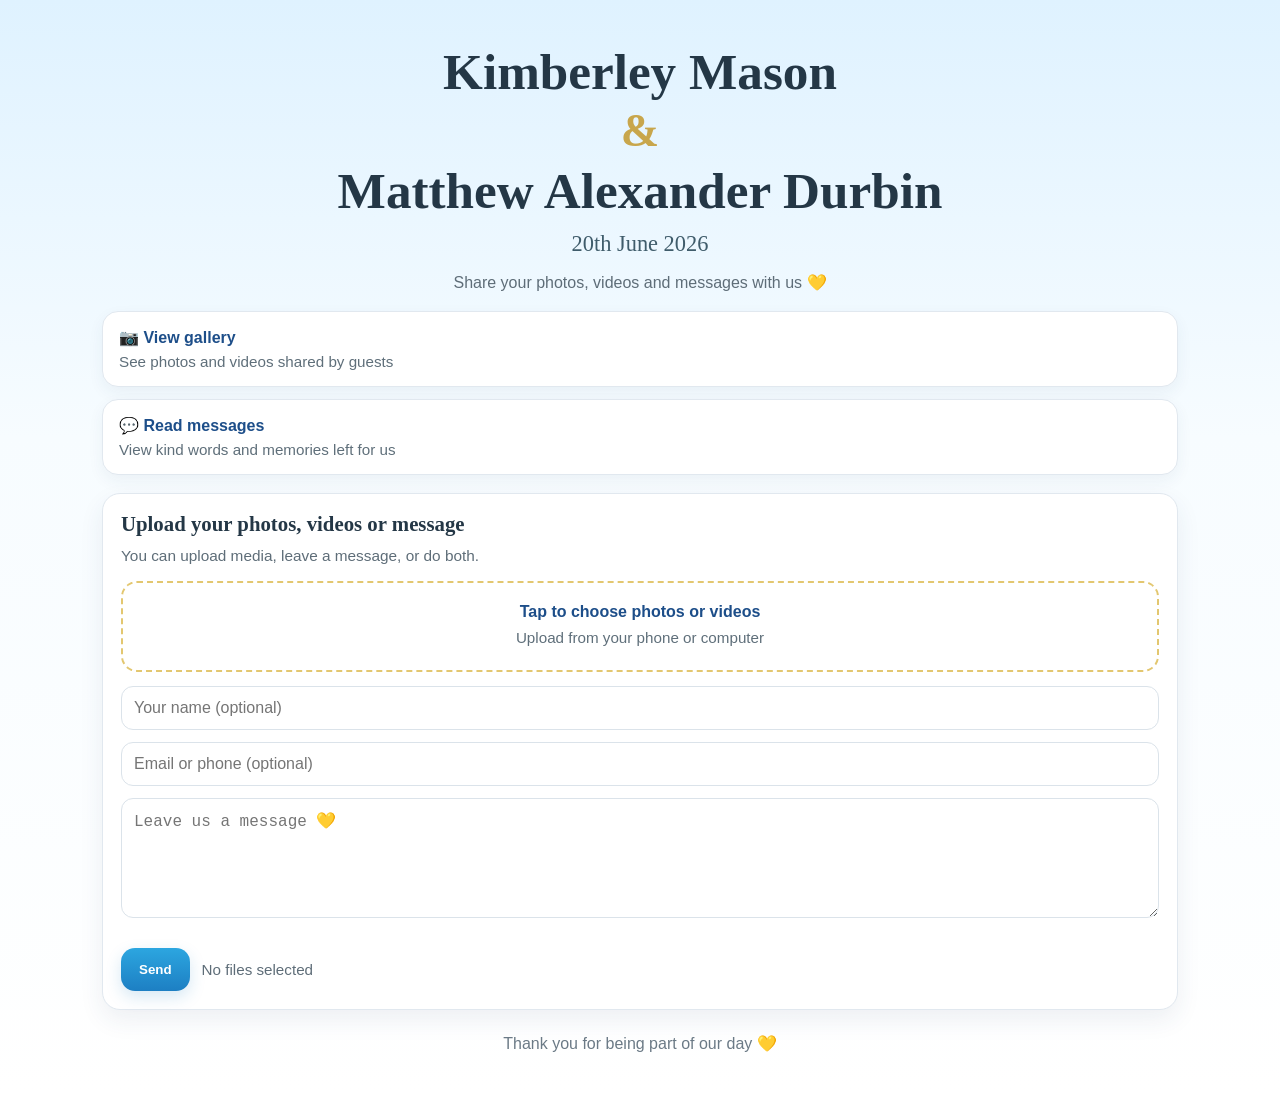
<file: index.html>
<!doctype html>
<html lang="en">
<head>
  <meta charset="utf-8" />
  <meta name="viewport" content="width=device-width,initial-scale=1" />
  <title>Kimberley & Matthew</title>

  <link rel="stylesheet" href="styles.css?v=12">
  <script src="https://challenges.cloudflare.com/turnstile/v0/api.js" async defer></script>
</head>
<body>

  <main class="wrap">

    <section class="hero">
      <h1 class="names">
        Kimberley Mason
        <span class="amp">&amp;</span>
        Matthew Alexander Durbin
      </h1>

      <div class="date">20th June 2026</div>

      <p class="subtitle">
        Share your photos, videos and messages with us 💛
      </p>
    </section>

    <a href="gallery.html" class="nav-card">
      <div class="nav-title">📷 View gallery</div>
      <div class="nav-copy">See photos and videos shared by guests</div>
    </a>

    <a href="messages.html" class="nav-card">
      <div class="nav-title">💬 Read messages</div>
      <div class="nav-copy">View kind words and memories left for us</div>
    </a>

    <section class="panel">
      <h2 class="panel-heading">Upload your photos, videos or message</h2>
      <p class="panel-copy">
        You can upload media, leave a message, or do both.
      </p>

      <form id="uploadForm">
        <input id="mediaFiles" type="file" accept="image/*,video/*" multiple />

        <div id="dropzone" class="dropzone" role="button" tabindex="0">
          <div class="dropzone-title">Tap to choose photos or videos</div>
          <div class="dropzone-copy">
            Upload from your phone or computer
          </div>
        </div>

        <div class="fields">
          <input id="guestName" type="text" placeholder="Your name (optional)" />
          <input id="contact" type="text" placeholder="Email or phone (optional)" />
          <textarea id="message" placeholder="Leave us a message 💛"></textarea>
        </div>

        <div id="previews" class="previews"></div>

        <div style="margin-top:16px;">
          <div
            class="cf-turnstile"
            data-sitekey="0x4AAAAAACxsnHHOslprGdx_"
            data-theme="light"
            data-size="flexible">
          </div>
        </div>

        <div class="upload-actions">
          <button id="submitBtn" class="button" type="submit">Send</button>
          <div id="selection">No files selected</div>
        </div>

        <div id="status" class="status"></div>
      </form>
    </section>

    <div class="footer">
      Thank you for being part of our day 💛
    </div>
  </main>

  <div id="uploadModal" class="upload-modal" aria-hidden="true">
    <div class="upload-dialog">
      <div class="upload-flourish">💛</div>
      <h3>Sending your memories</h3>
      <p id="uploadMessage">
        Please keep this page open while we upload everything safely.
      </p>

      <div class="upload-progress-track">
        <div id="progressBar" class="upload-progress-bar"></div>
      </div>

      <div id="progressText" class="upload-progress-text">0%</div>

      <div class="upload-subtle">
        Larger videos may take a little longer
      </div>

      <div class="upload-dots">
        <span></span><span></span><span></span>
      </div>
    </div>
  </div>

  <script src="index.js?v=12"></script>
</body>
</html>
</file>
<file: styles.css>
/* =========================
   RESET / BASE
========================= */

* {
  box-sizing: border-box;
}

html {
  -webkit-text-size-adjust: 100%;
}

body {
  margin: 0;
  font-family: "Segoe UI", Arial, sans-serif;
  color: #243746;
  background: linear-gradient(180deg, #dff2ff 0%, #f7fcff 40%, #ffffff 100%);
}

img,
video {
  max-width: 100%;
}

/* =========================
   LAYOUT
========================= */

.wrap {
  max-width: 1100px;
  margin: 0 auto;
  padding: 20px 12px 40px;
}

/* =========================
   HERO / TITLE
========================= */

.hero {
  text-align: center;
  padding: 24px 10px 16px;
}

.names {
  margin: 0;
  font-family: Georgia, "Times New Roman", serif;
  font-size: clamp(2rem, 8vw, 3.2rem);
  line-height: 1.1;
  font-weight: 600;
  color: #243746;
}

.amp {
  display: block;
  font-size: 0.9em;
  margin: 6px 0;
  color: #c8a64c;
}

.date {
  margin-top: 12px;
  font-size: clamp(1.05rem, 4vw, 1.4rem);
  color: #3f5c6b;
  font-family: Georgia, "Times New Roman", serif;
}

.subtitle {
  margin: 14px auto 0;
  max-width: 600px;
  font-size: 1rem;
  color: #5e6d78;
  line-height: 1.5;
}

/* =========================
   NAV CARDS
========================= */

.nav-card {
  display: block;
  padding: 16px;
  border-radius: 16px;
  background: #ffffff;
  border: 1px solid #e1e8ef;
  margin-bottom: 12px;
  text-decoration: none;
  color: inherit;
  box-shadow: 0 6px 16px rgba(40, 70, 100, 0.06);
  transition: transform 0.15s ease, box-shadow 0.15s ease;
}

.nav-card:hover {
  transform: translateY(-1px);
  box-shadow: 0 10px 20px rgba(40, 70, 100, 0.09);
}

.nav-title {
  font-weight: 700;
  color: #1d4e89;
  margin-bottom: 6px;
}

.nav-copy {
  font-size: 0.95rem;
  color: #5f6f7a;
}

/* =========================
   PANELS
========================= */

.panel {
  background: #ffffff;
  border: 1px solid #e1e8ef;
  border-radius: 18px;
  padding: 18px;
  margin-top: 18px;
  box-shadow: 0 10px 24px rgba(40, 70, 100, 0.08);
}

.panel-heading {
  margin: 0 0 8px;
  font-family: Georgia, "Times New Roman", serif;
  font-size: 1.3rem;
  color: #243746;
}

.panel-copy {
  margin: 0 0 14px;
  color: #5e6d78;
  line-height: 1.5;
  font-size: 0.96rem;
}

/* =========================
   FORM
========================= */

.fields {
  display: grid;
  gap: 12px;
  margin-top: 14px;
}

input[type="text"],
input[type="password"],
textarea,
select {
  width: 100%;
  padding: 12px;
  border-radius: 12px;
  border: 1px solid #dbe3ea;
  font-size: 1rem;
  color: #243746;
  background: #ffffff;
  outline: none;
}

input[type="text"]:focus,
input[type="password"]:focus,
textarea:focus,
select:focus {
  border-color: #7ab7df;
  box-shadow: 0 0 0 3px rgba(44, 166, 224, 0.12);
}

textarea {
  min-height: 120px;
  resize: vertical;
}

input[type="file"] {
  display: none;
}

/* =========================
   BUTTONS
========================= */

.button {
  display: inline-block;
  background: linear-gradient(180deg, #2ca6e0, #1d7fc3);
  color: #ffffff;
  padding: 14px 18px;
  border-radius: 14px;
  border: none;
  font-weight: 700;
  cursor: pointer;
  text-decoration: none;
  transition: transform 0.15s ease, opacity 0.15s ease, box-shadow 0.15s ease;
  box-shadow: 0 6px 16px rgba(29, 127, 195, 0.18);
}

.button:hover {
  transform: translateY(-1px);
}

.button:disabled {
  opacity: 0.6;
  cursor: not-allowed;
  transform: none;
}

.secondary-button {
  background: linear-gradient(180deg, #7f919c, #667784);
  box-shadow: 0 6px 16px rgba(102, 119, 132, 0.18);
}

.danger-button {
  background: linear-gradient(180deg, #d65b5b, #b93d3d);
  box-shadow: 0 6px 16px rgba(185, 61, 61, 0.18);
}

.download-button {
  display: inline-block;
  background: linear-gradient(180deg, #2ca6e0, #1d7fc3);
  color: #ffffff;
  text-decoration: none;
  padding: 10px 14px;
  border-radius: 12px;
  font-weight: 700;
  box-shadow: 0 6px 16px rgba(29, 127, 195, 0.18);
}

/* =========================
   UPLOAD AREA
========================= */

.dropzone {
  border: 2px dashed #e3c770;
  border-radius: 16px;
  padding: 20px 16px;
  text-align: center;
  cursor: pointer;
  background: #ffffff;
  color: #42515d;
  transition: background 0.2s ease, border-color 0.2s ease, transform 0.2s ease;
}

.dropzone:hover,
.dropzone.dragover {
  background: #f9fcff;
  border-color: #c8a64c;
  transform: translateY(-1px);
}

.dropzone-title {
  font-weight: 700;
  color: #1d4e89;
  margin-bottom: 6px;
  font-size: 1rem;
}

.dropzone-copy {
  font-size: 0.95rem;
  color: #5f6f7a;
  line-height: 1.5;
}

.upload-actions {
  margin-top: 16px;
  display: flex;
  gap: 12px;
  flex-wrap: wrap;
  align-items: center;
}

#selection {
  color: #5e6d78;
  font-size: 0.95rem;
}

/* =========================
   PREVIEWS
========================= */

.previews {
  display: grid;
  grid-template-columns: repeat(2, 1fr);
  gap: 10px;
  margin-top: 14px;
}

.preview {
  border-radius: 12px;
  overflow: hidden;
  border: 1px solid #e1e8ef;
  background: #ffffff;
}

.preview img,
.preview video {
  width: 100%;
  aspect-ratio: 1 / 1;
  object-fit: cover;
  display: block;
  background: #eef6fb;
}

.preview-meta {
  padding: 8px 10px;
  font-size: 0.82rem;
  color: #5e6d78;
  line-height: 1.4;
  word-break: break-word;
}

/* =========================
   GALLERY TOOLBAR
========================= */

.gallery-toolbar {
  display: flex;
  gap: 12px;
  flex-wrap: wrap;
  align-items: center;
  justify-content: space-between;
  margin-bottom: 16px;
}

.gallery-controls {
  display: flex;
  gap: 10px;
  flex-wrap: wrap;
  align-items: center;
}

.gallery-select {
  padding: 10px 12px;
  border: 1px solid #dbe3ea;
  border-radius: 12px;
  background: #ffffff;
  font-size: 0.95rem;
  color: #243746;
}

.gallery-summary {
  font-size: 0.95rem;
  color: #5e6d78;
}

/* =========================
   FEATURED SECTION
========================= */

.featured-section {
  margin-bottom: 22px;
}

.section-heading {
  margin: 0 0 12px;
  font-family: Georgia, "Times New Roman", serif;
  font-size: 1.4rem;
  color: #243746;
}

.featured-grid {
  display: grid;
  grid-template-columns: repeat(2, 1fr);
  gap: 10px;
}

.featured-card {
  background: #ffffff;
  border-radius: 14px;
  border: 1px solid #e1e8ef;
  overflow: hidden;
  box-shadow: 0 8px 18px rgba(40, 70, 100, 0.07);
  position: relative;
}

.featured-badge {
  position: absolute;
  top: 8px;
  left: 8px;
  z-index: 2;
  background: rgba(200, 166, 76, 0.95);
  color: #ffffff;
  font-size: 0.72rem;
  font-weight: 700;
  padding: 5px 8px;
  border-radius: 999px;
}

.featured-meta {
  padding: 10px;
  font-size: 0.84rem;
  color: #5e6d78;
  line-height: 1.35;
}

.featured-meta strong {
  display: block;
  margin-bottom: 4px;
  color: #1d4e89;
}

/* =========================
   GALLERY GRID
========================= */

.gallery-grid,
.grid {
  display: grid;
  grid-template-columns: repeat(4, 1fr);
  gap: 6px;
}

.media-card,
.card {
  background: #ffffff;
  border-radius: 12px;
  border: 1px solid #e1e8ef;
  overflow: hidden;
  position: relative;
}

.media-type-badge {
  position: absolute;
  top: 6px;
  right: 6px;
  z-index: 2;
  background: rgba(36, 55, 70, 0.85);
  color: #ffffff;
  font-size: 0.68rem;
  font-weight: 700;
  padding: 4px 7px;
  border-radius: 999px;
}

.media-thumb-wrap {
  width: 100%;
  aspect-ratio: 1 / 1;
  max-height: 180px;
  background: #eef6fb;
  overflow: hidden;
}

.media-thumb {
  width: 100%;
  height: 100%;
  object-fit: cover;
  display: block;
  cursor: pointer;
  background: #eef6fb;
}

.media-meta,
.meta {
  padding: 8px;
  font-size: 0.78rem;
  color: #5e6d78;
  line-height: 1.25;
}

.media-meta strong {
  color: #1d4e89;
  display: block;
  margin-bottom: 3px;
}

.load-more-wrap {
  text-align: center;
  margin-top: 18px;
}

/* =========================
   LIGHTBOX
========================= */

.lightbox {
  position: fixed;
  inset: 0;
  background: rgba(0, 0, 0, 0.88);
  display: none;
  align-items: center;
  justify-content: center;
  z-index: 999;
  padding: 20px;
}

.lightbox.open {
  display: flex;
}

.lightbox-content {
  position: relative;
  width: 100%;
  max-width: 1100px;
  display: flex;
  align-items: center;
  justify-content: center;
  gap: 12px;
}

.lightbox-media {
  max-width: 100%;
  max-height: 72vh;
  border-radius: 14px;
  background: #000000;
  box-shadow: 0 20px 50px rgba(0, 0, 0, 0.35);
  display: block;
}

.lightbox-close,
.lightbox-prev,
.lightbox-next {
  position: absolute;
  border: none;
  cursor: pointer;
  border-radius: 999px;
  background: rgba(255, 255, 255, 0.92);
  color: #243746;
  width: 46px;
  height: 46px;
  font-size: 22px;
  font-weight: 700;
  z-index: 2;
}

.lightbox-close {
  top: -56px;
  right: 0;
}

.lightbox-prev {
  left: 8px;
  top: 50%;
  transform: translateY(-50%);
}

.lightbox-next {
  right: 8px;
  top: 50%;
  transform: translateY(-50%);
}

.lightbox-caption {
  margin-top: 12px;
  color: #ffffff;
  text-align: center;
  font-size: 0.95rem;
  line-height: 1.4;
}

.lightbox-actions {
  margin-top: 12px;
  text-align: center;
}

/* =========================
   MESSAGES
========================= */

.message-card {
  background: #ffffff;
  border-radius: 16px;
  border: 1px solid #e1e8ef;
  padding: 14px;
  margin-top: 12px;
}

.message-name {
  font-weight: 700;
  color: #1d4e89;
}

.message-date {
  font-size: 0.85rem;
  color: #7a8a95;
}

.message-text {
  margin-top: 6px;
  white-space: pre-wrap;
  line-height: 1.5;
}

/* =========================
   ADMIN
========================= */

.admin-toolbar {
  display: flex;
  gap: 16px;
  justify-content: space-between;
  align-items: flex-start;
  flex-wrap: wrap;
}

.admin-actions {
  display: flex;
  gap: 10px;
  flex-wrap: wrap;
}

.admin-list {
  display: grid;
  gap: 14px;
  margin-top: 18px;
}

.admin-card {
  border: 1px solid #e1e8ef;
  border-radius: 16px;
  padding: 14px;
  background: #ffffff;
}

.admin-card-head {
  display: flex;
  gap: 14px;
  justify-content: space-between;
  align-items: flex-start;
  flex-wrap: wrap;
}

.admin-check {
  display: flex;
  gap: 8px;
  align-items: center;
  font-size: 0.95rem;
}

.admin-meta {
  flex: 1;
  min-width: 220px;
  color: #5e6d78;
  line-height: 1.5;
}

.admin-card-actions {
  display: flex;
  gap: 10px;
  flex-wrap: wrap;
}

.admin-message {
  margin-top: 12px;
  padding: 12px;
  border-radius: 12px;
  background: #f8fbfd;
  border: 1px solid #e7eef4;
  white-space: pre-wrap;
  line-height: 1.5;
}

.admin-files {
  display: grid;
  gap: 10px;
  margin-top: 12px;
}

.admin-file {
  display: flex;
  gap: 12px;
  justify-content: space-between;
  align-items: flex-start;
  flex-wrap: wrap;
  padding: 10px;
  border-radius: 12px;
  background: #fbfdff;
  border: 1px solid #e9eff4;
}

.admin-file-info {
  flex: 1;
  min-width: 220px;
  color: #5e6d78;
  line-height: 1.45;
}

.admin-file-key {
  font-size: 0.8rem;
  word-break: break-all;
  color: #8a98a4;
}

/* =========================
   STATUS / HELPERS
========================= */

.status {
  margin-top: 12px;
  padding: 12px;
  border-radius: 12px;
  display: none;
}

.status.success {
  display: block;
  background: #e9f9f0;
  color: #1f7a4c;
}

.status.error {
  display: block;
  background: #fff2f2;
  color: #9b2f2f;
}

.hidden {
  display: none !important;
}

.empty-state {
  display: none;
}

.empty-state.show {
  display: block;
  text-align: center;
  color: #6b7a86;
  padding: 24px 12px;
}

/* =========================
   FOOTER
========================= */

.footer {
  text-align: center;
  margin-top: 24px;
  color: #6b7a86;
}

/* =========================
   UPLOAD MODAL
========================= */

body.modal-open {
  overflow: hidden;
}

.upload-modal {
  position: fixed;
  inset: 0;
  background: rgba(27, 40, 52, 0.55);
  backdrop-filter: blur(4px);
  -webkit-backdrop-filter: blur(4px);
  display: none;
  align-items: center;
  justify-content: center;
  padding: 20px;
  z-index: 99999;
}

.upload-modal.open,
.upload-modal[aria-hidden="false"] {
  display: flex;
}

.upload-modal[aria-hidden="true"] {
  display: none;
}

.upload-dialog {
  width: min(460px, 100%);
  background:
    radial-gradient(circle at top left, rgba(223, 242, 255, 0.9), transparent 40%),
    linear-gradient(180deg, #ffffff 0%, #fbfdff 100%);
  border: 1px solid #e3ebf2;
  border-radius: 22px;
  box-shadow: 0 24px 60px rgba(22, 34, 45, 0.18);
  padding: 26px 22px;
  text-align: center;
  position: relative;
  overflow: hidden;
}

.upload-dialog::before {
  content: "";
  position: absolute;
  inset: auto -60px -60px auto;
  width: 180px;
  height: 180px;
  border: 2px solid rgba(200, 166, 76, 0.18);
  border-radius: 50%;
  pointer-events: none;
}

.upload-dialog::after {
  content: "";
  position: absolute;
  inset: -90px auto auto -90px;
  width: 180px;
  height: 180px;
  border: 2px solid rgba(200, 166, 76, 0.14);
  border-radius: 50%;
  pointer-events: none;
}

.upload-flourish {
  width: 64px;
  height: 64px;
  margin: 0 auto 14px;
  border-radius: 50%;
  display: flex;
  align-items: center;
  justify-content: center;
  background: linear-gradient(180deg, #f7e7b0, #e8c96e);
  color: #ffffff;
  font-size: 1.4rem;
  box-shadow: 0 10px 24px rgba(200, 166, 76, 0.28);
}

.upload-dialog h3 {
  margin: 0 0 8px;
  font-family: Georgia, "Times New Roman", serif;
  font-size: 1.55rem;
  color: #243746;
  font-weight: 600;
}

.upload-dialog p {
  margin: 0 0 18px;
  color: #5e6d78;
  line-height: 1.55;
  font-size: 0.98rem;
}

.upload-progress-track {
  width: 100%;
  height: 14px;
  border-radius: 999px;
  background: #edf3f7;
  overflow: hidden;
  margin: 0 0 12px;
  box-shadow: inset 0 1px 2px rgba(0, 0, 0, 0.04);
}

.upload-progress-bar {
  height: 100%;
  width: 0%;
  border-radius: 999px;
  background: linear-gradient(90deg, #e1c15f, #2ca6e0);
  transition: width 0.2s ease;
}

.upload-progress-text {
  font-size: 0.96rem;
  font-weight: 700;
  color: #1d4e89;
  margin-bottom: 8px;
}

.upload-subtle {
  font-size: 0.88rem;
  color: #7a8a95;
}

.upload-dots {
  display: inline-flex;
  gap: 6px;
  margin-top: 10px;
}

.upload-dots span {
  width: 8px;
  height: 8px;
  border-radius: 50%;
  background: #d8e5ef;
  animation: pulseDot 1.2s infinite ease-in-out;
}

.upload-dots span:nth-child(2) {
  animation-delay: 0.2s;
}

.upload-dots span:nth-child(3) {
  animation-delay: 0.4s;
}

@keyframes pulseDot {
  0%, 80%, 100% {
    transform: scale(0.8);
    opacity: 0.45;
  }
  40% {
    transform: scale(1);
    opacity: 1;
  }
}

/* =========================
   RESPONSIVE
========================= */

@media (max-width: 520px) {
  .featured-grid {
    grid-template-columns: 1fr;
  }

  .gallery-grid,
  .grid {
    grid-template-columns: repeat(3, 1fr);
    gap: 6px;
  }

  .media-thumb-wrap {
    max-height: 120px;
  }

  .media-meta,
  .meta {
    padding: 6px;
    font-size: 0.72rem;
  }

  .featured-meta {
    font-size: 0.78rem;
  }
}

@media (min-width: 700px) {
  .previews {
    grid-template-columns: repeat(3, 1fr);
  }

  .gallery-grid,
  .grid {
    grid-template-columns: repeat(5, 1fr);
    gap: 8px;
  }

  .media-thumb-wrap {
    max-height: 160px;
  }
}

@media (min-width: 1000px) {
  .gallery-grid,
  .grid {
    grid-template-columns: repeat(6, 1fr);
    gap: 8px;
  }

  .media-thumb-wrap {
    max-height: 150px;
  }
}
</file>
